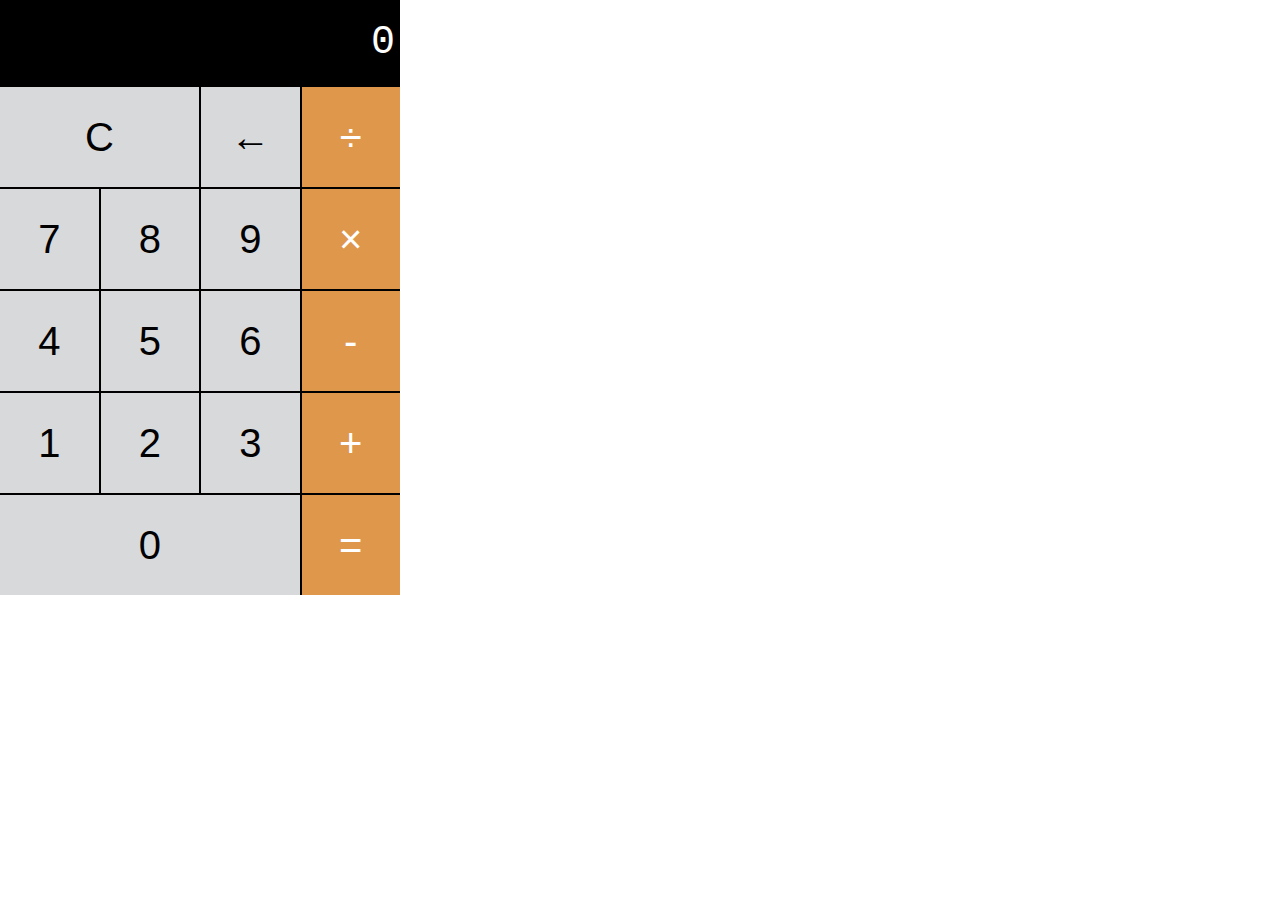
<file: calculator/index.html>
<!DOCTYPE html>
<html lang="en">

<head>
  <meta charset="UTF-8">
  <meta name="viewport" content="width=device-width, initial-scale=1.0">
  <title>Document</title>
  <link rel="stylesheet" href="./style.css">
  <script src="./index.js" defer></script>
</head>

<body>
  <div class="calculator">
    <section class="span-full display">0</section>
    <button class="span-2">C</button>
    <button>←</button>
    <button class="orange-btn">÷</button>

    <button>7</button>
    <button>8</button>
    <button>9</button>
    <button class="orange-btn">×</button>

    <button class="calc-button">4</button>
    <button class="calc-button">5</button>
    <button class="calc-button">6</button>
    <button class="orange-btn">-</button>

    <button class="calc-button">1</button>
    <button class="calc-button">2</button>
    <button class="calc-button">3</button>
    <button class="orange-btn">+</button>

    <button class="span-3">0</button>
    <button id="calcBtn" class="orange-btn">=</button>
  </div>
</body>

</html>
</file>
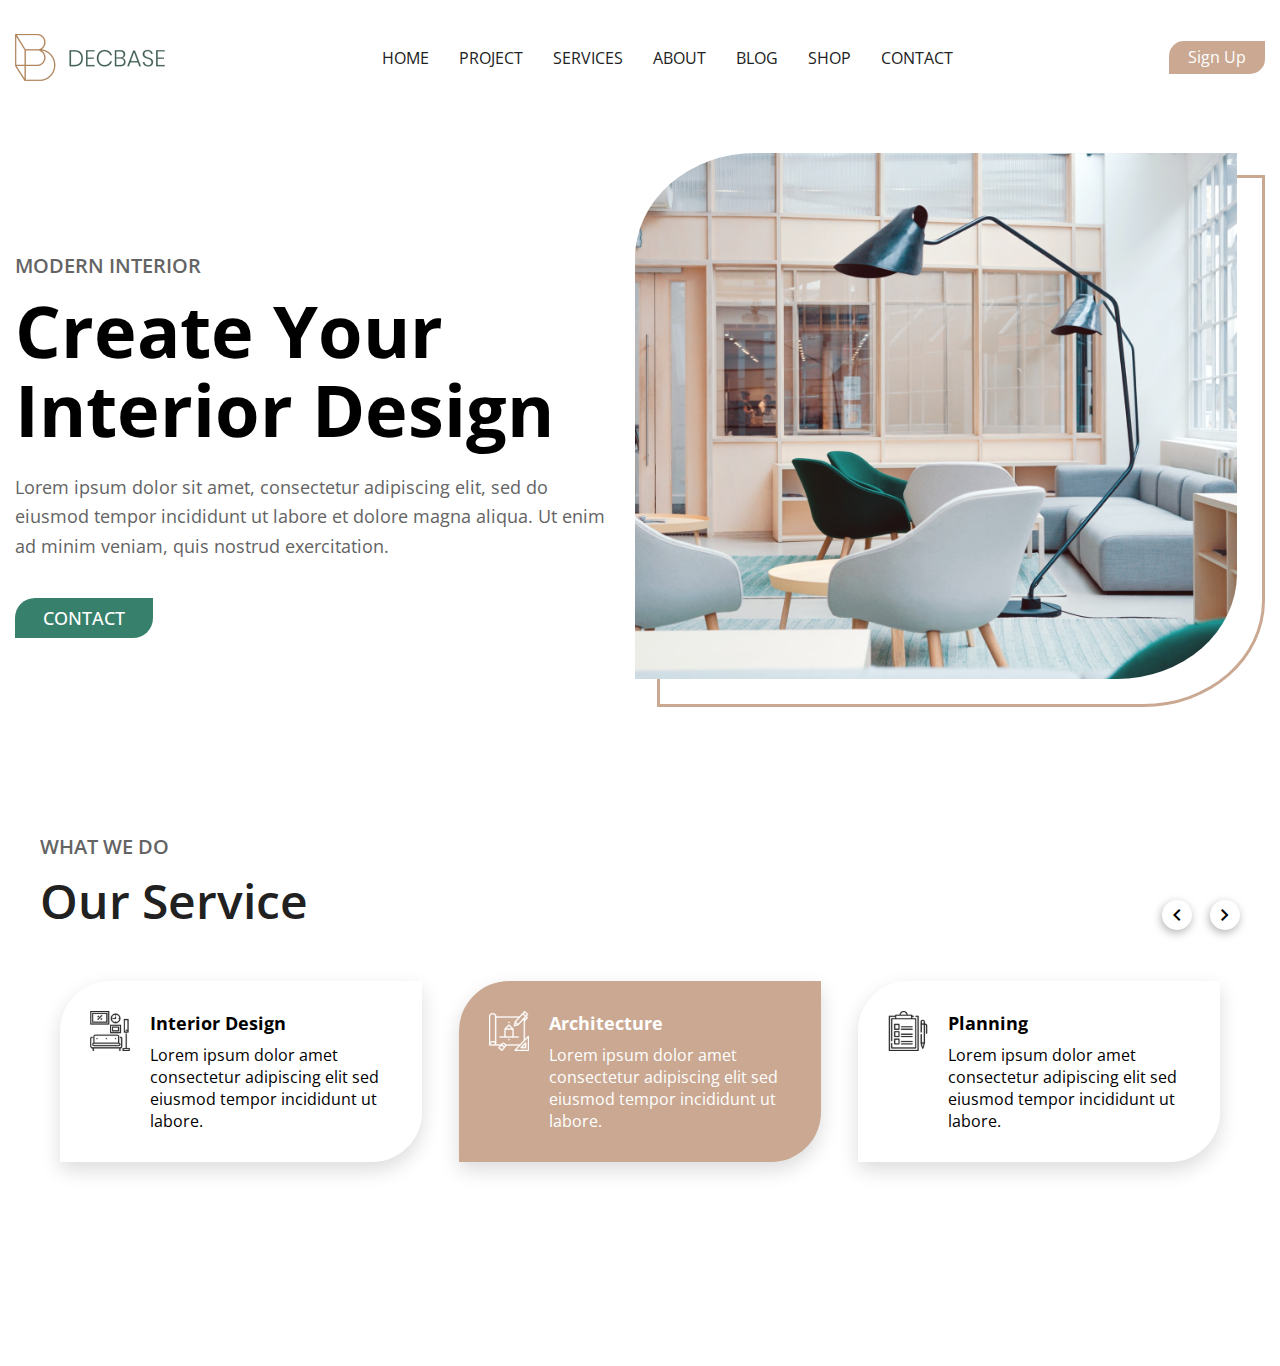
<file: decbase/index.html>
<!DOCTYPE html>
<html lang="en">

<head>
  <meta charset="UTF-8">
  <meta name="viewport" content="width=device-width, initial-scale=1.0">
  <meta name="theme-color" content="#f44336">
  <title>Home</title>
  <link rel="preconnect" href="https://fonts.googleapis.com">
  <link rel="preconnect" href="https://fonts.gstatic.com" crossorigin>
  <link href="https://fonts.googleapis.com/css2?family=Open+Sans:ital,wght@0,300..800;1,300..800&display=swap"
    rel="stylesheet">
  <link rel="stylesheet"
    href="https://fonts.googleapis.com/css2?family=Material+Symbols+Outlined:opsz,wght,FILL,GRAD@20..48,100..700,0..1,-50..200" />
  <link rel="stylesheet" href="./main.css">
</head>

<body>
  <div class="container">
    <header>
      <a href="#">
        <img src="./images/logo.png" alt="logo">
      </a>
      <nav>
        <ul>
          <li><a href="#">home</a></li>
          <li><a href="project">project</a></li>
          <li><a href="services">services</a></li>
          <li><a href="about">about</a></li>
          <li><a href="blog">blog</a></li>
          <li><a href="shop">shop</a></li>
          <li><a href="contact">contact</a></li>
        </ul>
      </nav>
      <a href="./signup.html">sign up</a>
    </header>
  </div>

  <main>
    <section class="interior container">
      <div>
        <h3>
          modern interior
        </h3>
        <h1>create your interior design</h1>
        <p>Lorem ipsum dolor sit amet, consectetur adipiscing elit, sed do eiusmod
          tempor incididunt ut labore et dolore magna aliqua. Ut enim ad minim
          veniam, quis nostrud exercitation.</p>
        <a href="#contact">contact</a>
      </div>
      <div>
        <img src="./images/interior.png" alt="modern interior">
      </div>
    </section>

    <section class="services container">
      <div class="services__titles">
        <div>
          <h3>what we do</h3>
          <h2>our service</h2>
        </div>
        <div class="carousel__buttons">
          <button>
            <span class="material-symbols-outlined">
              chevron_left
            </span>
          </button>
          <button>
            <span class="material-symbols-outlined">
              chevron_right
            </span>
          </button>
        </div>
      </div>
      <div class="services__cards">
        <div class="services__card">
          <div>
            <img src="./images/svg/sr.svg" style="stroke: red" alt="interior design">
          </div>
          <div>
            <h4>
              interior design
            </h4>
            <p>Lorem ipsum dolor amet consectetur
              adipiscing elit sed eiusmod tempor
              incididunt ut labore.</p>
          </div>
        </div>
        <div class="services__card active">
          <div>
            <img src="./images/svg/ere.svg" alt="architecture">
          </div>
          <div>
            <h4>
              architecture
            </h4>
            <p>Lorem ipsum dolor amet consectetur
              adipiscing elit sed eiusmod tempor
              incididunt ut labore.</p>
          </div>
        </div>
        <div class="services__card">
          <div>
            <img src="./images/svg/sd.svg" alt="planning">
          </div>
          <div>
            <h4>
              planning
            </h4>
            <p>Lorem ipsum dolor amet consectetur
              adipiscing elit sed eiusmod tempor
              incididunt ut labore.</p>
          </div>
        </div>
      </div>
    </section>
  </main>
  <footer></footer>
</body>

</html>
</file>
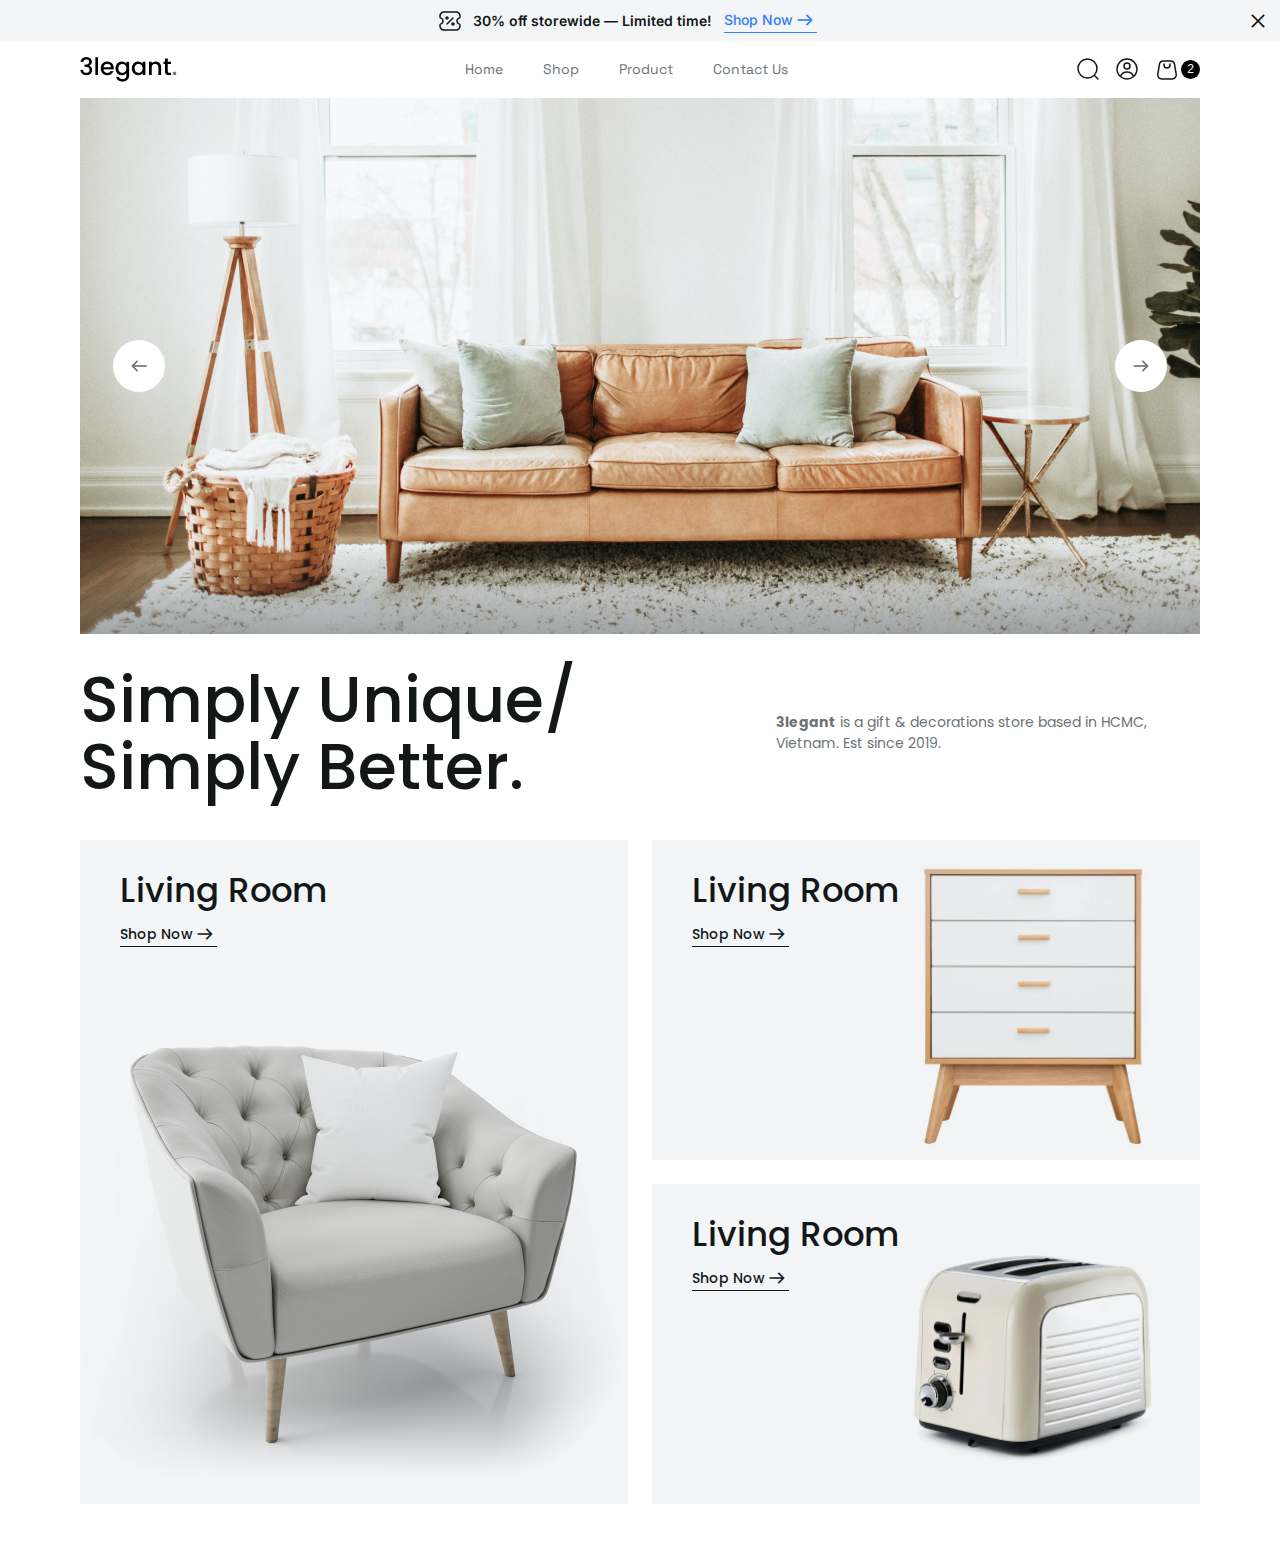
<file: e-commerce/index.html>
<!DOCTYPE html>
<html lang="en">

<head>
  <meta charset="UTF-8">
  <meta name="viewport" content="width=device-width, initial-scale=1.0">
  <title>e-commerce</title>
  <link rel="preconnect" href="https://fonts.googleapis.com">
  <link rel="preconnect" href="https://fonts.gstatic.com" crossorigin>
  <link
    href="https://fonts.googleapis.com/css2?family=Poppins:ital,wght@0,100;0,200;0,300;0,400;0,500;0,600;0,700;0,800;0,900;1,100;1,200;1,300;1,400;1,500;1,600;1,700;1,800;1,900&display=swap"
    rel="stylesheet">
  <link rel="preconnect" href="https://fonts.googleapis.com">
  <link rel="preconnect" href="https://fonts.gstatic.com" crossorigin>
  <link href="https://fonts.googleapis.com/css2?family=Inter:wght@100..900&display=swap" rel="stylesheet">
  <link rel="stylesheet"
    href="https://fonts.googleapis.com/css2?family=Material+Symbols+Outlined:opsz,wght,FILL,GRAD@20..48,100..700,0..1,-50..200" />
  <link rel="preconnect" href="https://fonts.googleapis.com">
  <link rel="preconnect" href="https://fonts.gstatic.com" crossorigin>
  <link href="https://fonts.googleapis.com/css2?family=Space+Grotesk:wght@300..700&display=swap" rel="stylesheet">
  <link rel="stylesheet" href="./main.css">
</head>

<body>
  <header>
    <div>
      <img src="./images/icons/right-arrow.svg" alt="arrow-right">
      <p>30% off storewide — Limited time!</p>
      <a href="#" class="link">Shop Now<span class="material-symbols-outlined">
          arrow_right_alt
        </span></a>
    </div>
    <div>
      <button>
        <span class="material-symbols-outlined">
          close
        </span>
      </button>
    </div>
  </header>

  <div class="nav-container center">
    <div class="menu-container">
      <span class="material-symbols-outlined hamburger-menu">
        menu
      </span>
      <img src="./images/logo.png" alt="logo">
    </div>

    <nav>
      <ul>
        <li><a href="#">Home</a></li>
        <li><a href="#">Shop</a></li>
        <li><a href="#">Product</a></li>
        <li><a href="#">Contact Us</a></li>
      </ul>
    </nav>

    <div>
      <ul class="icons">
        <li>
          <button>
            <img src="./images/icons/search.svg" alt="search icon">
          </button>
        </li>
        <li>
          <button>
            <img src="./images/icons/profile.svg" alt="profile icon">
          </button>
        </li>
        <li>
          <button>
            <img src="./images/icons/shopping_bag.svg" alt="shopping bag icon">
            <span>2</span>
          </button>
        </li>
      </ul>
    </div>
  </div>

  <section class="hero center">
    <div class="hero__top">
      <div class="scroll-btns">
        <button><span class="material-symbols-outlined">
            arrow_left_alt
          </span></button>
        <button><span class="material-symbols-outlined">
            arrow_right_alt
          </span></button>
      </div>
      <picture>
        <source media="(min-width: 601px)" srcset="./images/living-room.png">
        <source media="(max-width: 600px)" srcset="./images/living-room-sm.png">
        <img src="./images/living-room.png" alt="living room">
      </picture>
    </div>
    <div class="hero__bottom">
      <h1>Simply Unique/ <br />
        Simply Better.</h1>
      <p><b>3legant</b> is a gift & decorations store based in HCMC, Vietnam. Est since 2019. </p>
    </div>
  </section>

  <section class="categories center">
    <div>
      <h3>Living Room</h3>
      <a href="" class="link">
        Shop now
        <span class="material-symbols-outlined">
          arrow_right_alt
        </span>
      </a>
    </div>

    <div>
      <h3>Living Room</h3>
      <a href="" class="link">
        Shop now
        <span class="material-symbols-outlined">
          arrow_right_alt
        </span>
      </a>
    </div>

    <div>
      <h3>Living Room</h3>
      <a href="#" class="link">
        Shop now
        <span class="material-symbols-outlined">
          arrow_right_alt
        </span>
      </a>
    </div>
  </section>

  <section class="arrivals" style="display: none">
    <div class="center">
      <div class="arrivals__title-container">
        <h2>New Arrivals</h2>
        <a href="#" class="link">More products
          <span class="material-symbols-outlined">
            arrow_right_alt
          </span>
        </a>
      </div>
      <div class="arrivals__cards">
        <div class="arrivals__card">
          <div class="arrivals__card-top">
            <div>
              <div class="badges">
                <div class="new">NEW</div>
                <div class="discount">-50%</div>
              </div>
              <button class="heartBtn">
                <img src="./images/icons/heart.svg" alt="heart">
              </button>
            </div>
            <button class="addToCart">Add to cart</button>
          </div>
          <div class="arrivals__card-bottom">
            <div class="stars">
              <img src="./images/icons/star.svg" alt="star icon">
              <img src="./images/icons/star.svg" alt="star icon">
              <img src="./images/icons/star.svg" alt="star icon">
              <img src="./images/icons/star.svg" alt="star icon">
              <img src="./images/icons/star.svg" alt="star icon">
              <img src="./images/icons/star.svg" alt="star icon">
            </div>
            <p class="item-name">Loveseat Sofa</p>
            <p class="item-price">$199.00
              <del>$400.00</del>
            </p>
          </div>
        </div>
        <div class="arrivals__card">
          <div class="arrivals__card-top">
            <div>
              <div class="badges">
                <div class="new">NEW</div>
                <div class="discount">-50%</div>
              </div>
              <button class="heartBtn">
                <img src="./images/icons/heart.svg" alt="heart">
              </button>
            </div>
            <button class="addToCart">Add to cart</button>
          </div>
          <div class="arrivals__card-bottom">
            <div class="stars">
              <img src="./images/icons/star.svg" alt="star icon">
              <img src="./images/icons/star.svg" alt="star icon">
              <img src="./images/icons/star.svg" alt="star icon">
              <img src="./images/icons/star.svg" alt="star icon">
              <img src="./images/icons/star.svg" alt="star icon">
              <img src="./images/icons/star.svg" alt="star icon">
            </div>
            <p class="item-name">Loveseat Sofa</p>
            <p class="item-price">$199.00
              <del>$400.00</del>
            </p>
          </div>
        </div>
        <div class="arrivals__card">
          <div class="arrivals__card-top">
            <div>
              <div class="badges">
                <div class="new">NEW</div>
                <div class="discount">-50%</div>
              </div>
              <button class="heartBtn">
                <img src="./images/icons/heart.svg" alt="heart">
              </button>
            </div>
            <button class="addToCart">Add to cart</button>
          </div>
          <div class="arrivals__card-bottom">
            <div class="stars">
              <img src="./images/icons/star.svg" alt="star icon">
              <img src="./images/icons/star.svg" alt="star icon">
              <img src="./images/icons/star.svg" alt="star icon">
              <img src="./images/icons/star.svg" alt="star icon">
              <img src="./images/icons/star.svg" alt="star icon">
              <img src="./images/icons/star.svg" alt="star icon">
            </div>
            <p class="item-name">Loveseat Sofa</p>
            <p class="item-price">$199.00
              <del>$400.00</del>
            </p>
          </div>
        </div>
        <div class="arrivals__card">
          <div class="arrivals__card-top">
            <div>
              <div class="badges">
                <div class="new">NEW</div>
                <div class="discount">-50%</div>
              </div>
              <button class="heartBtn">
                <img src="./images/icons/heart.svg" alt="heart">
              </button>
            </div>
            <button class="addToCart">Add to cart</button>
          </div>
          <div class="arrivals__card-bottom">
            <div class="stars">
              <img src="./images/icons/star.svg" alt="star icon">
              <img src="./images/icons/star.svg" alt="star icon">
              <img src="./images/icons/star.svg" alt="star icon">
              <img src="./images/icons/star.svg" alt="star icon">
              <img src="./images/icons/star.svg" alt="star icon">
              <img src="./images/icons/star.svg" alt="star icon">
            </div>
            <p class="item-name">Loveseat Sofa</p>
            <p class="item-price">$199.00
              <del>$400.00</del>
            </p>
          </div>
        </div>
        <div class="arrivals__card">
          <div class="arrivals__card-top">
            <div>
              <div class="badges">
                <div class="new">NEW</div>
                <div class="discount">-50%</div>
              </div>
              <button class="heartBtn">
                <img src="./images/icons/heart.svg" alt="heart">
              </button>
            </div>
            <button class="addToCart">Add to cart</button>
          </div>
          <div class="arrivals__card-bottom">
            <div class="stars">
              <img src="./images/icons/star.svg" alt="star icon">
              <img src="./images/icons/star.svg" alt="star icon">
              <img src="./images/icons/star.svg" alt="star icon">
              <img src="./images/icons/star.svg" alt="star icon">
              <img src="./images/icons/star.svg" alt="star icon">
              <img src="./images/icons/star.svg" alt="star icon">
            </div>
            <p class="item-name">Loveseat Sofa</p>
            <p class="item-price">$199.00
              <del>$400.00</del>
            </p>
          </div>
        </div>
      </div>
    </div>

  </section>
</body>

</html>
</file>
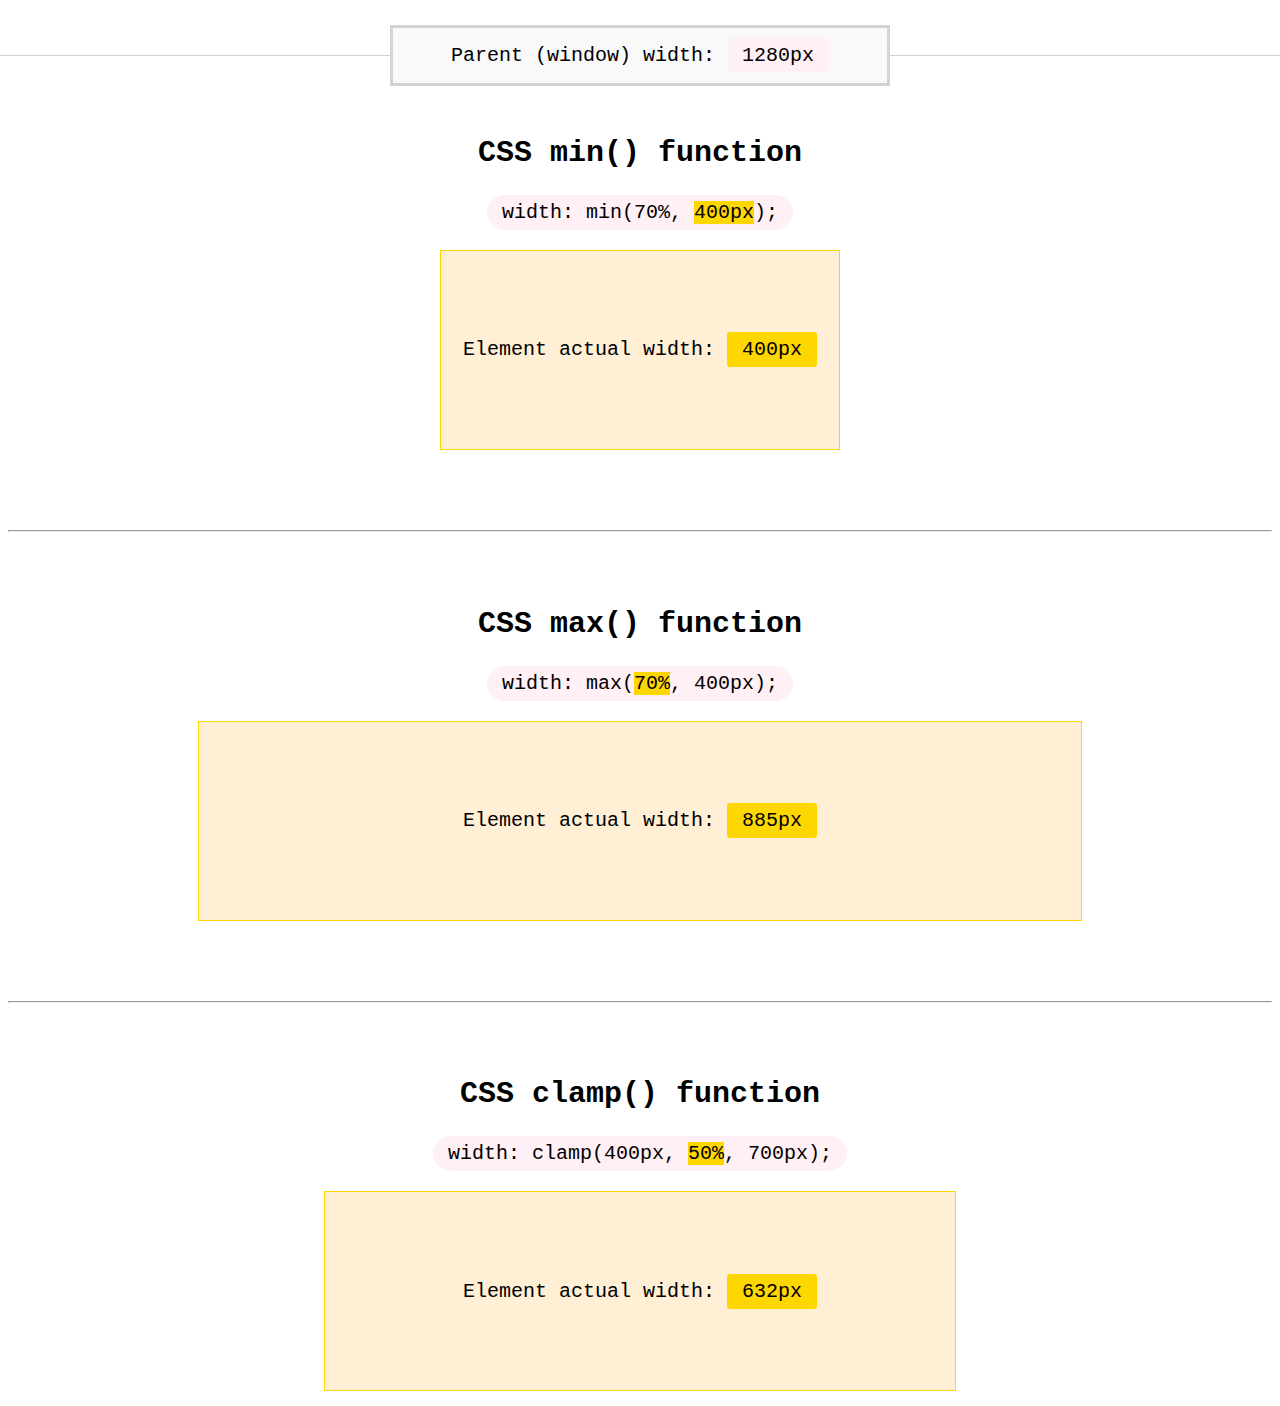
<file: min-max-clamp/index.html>
<!DOCTYPE html>
<html lang="en">

<head>
  <meta charset="UTF-8">
  <meta name="viewport" content="width=device-width, initial-scale=1.0">
  <title>CSS min(), max() & clamp()</title>
  <link rel="stylesheet" href="./style.css">
  <script src="./script.js" defer></script>
</head>

<body>
  <div class="parent">Parent (window) width: <span id="windowWidth" class="value">0px</span></div>
  <div class="line"></div>

  <article class="min">
    <h2>CSS <code>min()</code> function</h2>
    <div class="code"><code>width: min(<span id="minRelative">70%</span>, <span id="minAbsolute">400px</span>);</code>
    </div>
    <div id="minElement" class="element">
      <p>Element actual width:&nbsp;<span class='value highlighted' id="val">0px</span></p>
    </div>
  </article>
  <hr />
  <article class="max">
    <h2>CSS <code>max()</code> function</h2>
    <div class="code"><code>width: max(<span id="maxRelative">70%</span>, <span id="maxAbsolute">400px</span>);</code>
    </div>
    <div id="maxElement" class="element">
      <p>Element actual width:&nbsp;<span class='value highlighted' id="val">0px</span></p>
    </div>
  </article>
  <hr />
  <article class="clamp">
    <h2>CSS <code>clamp()</code> function</h2>
    <div class="code">
      <code>width: clamp(<span id="clampMin">400px</span>, <span id="clampRelative">50%</span>, <span id="clampMax">700px</span>);</code>
    </div>
    <div id="clampElement" class="element">
      <p>Element actual width:&nbsp;<span class='value highlighted' id="val">0px</span></p>
    </div>
  </article>
</body>

</html>
</file>
<file: calculator/style.css>
* {
  padding: 0;
  margin: 0;
  box-sizing: border-box;
}

.calculator {
  width: 400px;
  background: black;
  color: white;

  display: grid;
  grid-template-columns: repeat(4, 1fr);
  grid-template-rows: auto repeat(5, 100px);
  gap: 2px;
}

.span-full {
  grid-column: 1 / -1;
}

.span-2 {
  grid-column: 1 / span 2;
}

.span-3 {
  grid-column: 1 / span 3;
}

.display {
  color: white;
  font-size: 40px;
  font-family: "Courier New", Courier, monospace;
  text-align: right;
  padding: 20px 5px;
}

button {
  background-color: #d8d9db;
  color: black;
  border: none;
  border-radius: 0;
  font-size: 40px;
  cursor: pointer;
}

button:hover {
  background-color: #ebebeb;
}

button:active {
  background-color: #bbbcbe;
}

.orange-btn {
  background-color: #df974c;
  color: white;
}

.orange-btn:hover {
  background-color: #dfb07e;
}

.orange-btn:active {
  background-color: #dd8d37;
}
</file>
<file: decbase/main.css>
* {
  padding: 0;
  margin: 0;
  box-sizing: border-box;
}

html {
  font-size: 10px;
}

:root {
  --brown: #caa892;
  --green: #37806b;
  --dark: #212121;
  --gray: #646464;
}

body {
  font-family: "Open Sans", sans-serif;
  max-width: 1920px;
  min-height: 100vh;
  margin: auto;
  font-size: 1.6rem;
}

header {
  display: flex;
  justify-content: space-between;
  align-items: center;
  margin-top: 34px;
  margin-block-end: 94px;
}

h1 {
  font-size: 7.2rem;
  line-height: 1.1;
  text-transform: capitalize;
  margin-bottom: 23px;
}

h2 {
  color: var(--dark);
  font-size: 4.8rem;
  line-height: 1.2;
  text-transform: capitalize;
  font-weight: 600;
}

h3 {
  font-size: 2rem;
  font-weight: 600;
  color: var(--gray);
  text-transform: uppercase;
  line-height: 1.35;
  margin-bottom: 12px;
}

h4 {
  font-size: 1.8rem;
  text-transform: capitalize;
  font-weight: 700;
  margin-bottom: 0.5em;
}

img {
  display: block;
}

header > a {
  display: flex;
}

header ul {
  display: flex;
  list-style: none;
  gap: 30px;
}

header nav a {
  text-transform: uppercase;
  color: var(--dark);
}

header nav a.active {
  color: var(--gray);
}

@media screen and (width < 900px) {
  nav {
    display: none;
  }
}
a {
  text-decoration: none;
}

header > a:last-child {
  display: inline-block;
  background: var(--brown);
  border-radius: 15px 0;
  padding-inline: 19px;
  padding-block: 5px;
  color: #fff;
  text-transform: capitalize;
  line-height: 1.4;
}

.container {
  max-width: 1346px;
  margin: auto;
  padding-inline: 15px;
}

.carousel__buttons {
  display: flex;
  gap: 1.8rem;
  margin-left: 1.8rem;
}

.carousel__buttons button {
  border: none;
  background: #fff;
  box-shadow: -1px 3px 10px 0 rgba(0, 0, 0, 0.3);
  width: 30px;
  height: 30px;
  border-radius: 50%;
  display: inline-flex;
  justify-content: center;
  align-items: center;
  cursor: pointer;
  transition: transform 0.1s;
}

.carousel__buttons button:active {
  transform: translateY(1px);
  box-shadow: -1px 2px 8px 0 rgba(0, 0, 0, 0.3);
}

.carousel__buttons button:focus {
  background: var(--green);
  color: #fff;
}

.interior {
  display: flex;
  align-items: center;
  -moz-column-gap: 3.26%;
       column-gap: 3.26%;
  row-gap: 8rem;
  margin-bottom: 12.6rem;
}

.interior > div {
  flex: 1;
}

.interior p {
  font-size: 1.8rem;
  line-height: 1.65;
  color: var(--gray);
  margin-bottom: 46px;
}

.interior a {
  text-transform: uppercase;
  color: white;
  background: var(--green);
  font-size: 1.8rem;
  line-height: 1.2;
  padding: 8px 28px;
  border-radius: 20px 0;
  font-weight: 500;
}

.interior > div:last-child {
  border: solid var(--brown);
  border-radius: 20% 0;
}

.interior img {
  width: 100%;
  transform: translate(-25px, -25px);
  border-radius: inherit;
}

@media screen and (width < 1150px) {
  h1 {
    font-size: 4em;
  }
  .interior > div:last-child {
    flex-grow: 1.7;
  }
}
@media screen and (width <= 800px) {
  .interior {
    flex-direction: column;
  }
}
.services {
  padding-inline: 4rem;
}

.services__titles {
  display: flex;
  justify-content: space-between;
  align-items: flex-end;
  margin-bottom: 5.1rem;
}

.services__cards {
  display: flex;
  gap: 3.7rem;
  padding-inline: 2rem;
  margin-bottom: 20.4rem;
}

@media screen and (width <= 825px) {
  .services__cards {
    flex-direction: column;
  }
  .services .carousel__buttons {
    flex-direction: column;
  }
  .services .carousel__buttons button {
    transform: rotate(90deg);
  }
}
.services__card {
  display: flex;
  gap: 2rem;
  box-shadow: 0 8px 20px 0 rgba(0, 0, 0, 0.14);
  padding: 3rem;
  border-radius: 5rem 0;
}

.services__card img {
  stroke: red;
}

.services__card p {
  color: inherit;
  font-size: 1.6rem;
}

.services__card.active {
  background: var(--brown);
  color: #fff;
}/*# sourceMappingURL=main.css.map */
</file>
<file: e-commerce/main.css>
*,
*::before,
*::after {
  box-sizing: border-box;
  padding: 0;
  margin: 0;
}

html {
  font-size: 62.5%;
}

body {
  font-family: "Poppins", sans-serif;
  color: #141718;
  font-size: 1.4rem;
  line-height: 1.5;
  overflow-x: hidden;
}

h1,
h2,
h3,
h4 {
  font-weight: 500;
}

h1 {
  font-size: 7.2rem;
  line-height: 1.05;
}

h2 {
  font-size: 4rem;
  font-size: clamp(2.7rem, 4.5vw, 4rem);
  line-height: 1.1;
}

h3 {
  font-size: clamp(2.2rem, 4.2vw, 3.4rem);
  line-height: 1.11;
}

button {
  background: transparent;
  border: none;
  cursor: pointer;
  display: block;
}

img {
  display: block;
}

header {
  background-color: #f3f5f7;
  font-size: 1.4rem;
  font-family: "Inter", sans-serif;
  padding: 0.8rem 1rem;
  display: grid;
  grid-template-columns: 1fr min-content;
  justify-items: center;
}
header > div {
  display: flex;
  gap: 1.2rem;
  align-items: center;
  font-weight: 600;
}
header > div .link {
  color: #377dff;
  font-weight: 500;
}

.material-symbols-outlined {
  font-weight: 300;
  display: block;
}

.center {
  width: min(90vw, 1120px);
  margin: auto;
}

.scroll-btns {
  display: flex;
  justify-content: space-between;
  width: 100%;
}
.scroll-btns button {
  width: 5.2rem;
  height: 5.2rem;
  background: #fff;
  color: #6c7275;
  border-radius: 50%;
}

.link {
  color: #141718;
  line-height: 1.6;
  display: inline-flex;
  font-weight: 500;
  align-items: center;
  text-decoration: none;
  border-bottom: 1px solid;
  text-transform: capitalize;
}

.addToCart {
  background-color: #141718;
  color: #fefefe;
  font-size: 1.6rem;
  line-height: 1.75;
  padding: 0.9rem 1.8rem;
  border-radius: 0.8rem;
}

.heartBtn {
  background-color: #fff;
  border-radius: 50%;
  padding: 0.6rem;
  box-shadow: 0 8px 16px 8px rgba(122, 122, 122, 0.12);
}

.nav-container {
  display: grid;
  grid-template-columns: min-content 1fr min-content;
  justify-content: space-between;
  justify-items: center;
  gap: 0.5rem;
  align-items: center;
  padding-block: 1.6rem;
}
.nav-container .menu-container {
  display: flex;
  gap: 0.5rem;
}
.nav-container nav ul {
  list-style: none;
  display: flex;
  gap: min(5vw, 4rem);
}
.nav-container nav a {
  color: #6c7275;
  text-decoration: none;
  line-height: 1.7;
  font-family: "Space Grotesk", sans-serif;
}
@media screen and (min-width: 600px) {
  .nav-container .hamburger-menu {
    display: none;
  }
}
.nav-container .icons {
  list-style: none;
  display: flex;
  gap: 1.7rem;
}
.nav-container .icons li:last-child button {
  display: flex;
  align-items: center;
  gap: 0.2em;
}
.nav-container .icons li:last-child button span {
  font-size: 1.2rem;
  line-height: 1.2;
  padding: 0.2em 0.5em;
  background: black;
  color: white;
  border-radius: 20px;
}
@media screen and (width <= 600px) {
  .nav-container .icons li:not(:last-child) {
    display: none;
  }
  .nav-container nav ul {
    display: none;
  }
}

.hero {
  position: relative;
  margin-bottom: 4rem;
}
.hero__top {
  position: relative;
}
.hero img {
  width: 100%;
}
.hero h1 {
  font-size: min(5vw, 7.2rem);
}
.hero__bottom {
  display: flex;
  align-items: center;
  justify-content: space-between;
  gap: min(3vw, 3rem);
  margin-top: 3.2rem;
}
@media screen and (max-width: 600px) {
  .hero__bottom {
    flex-direction: column;
    align-items: start;
  }
  .hero h1 {
    font-size: 6rem;
  }
}
.hero p {
  max-width: 42.4rem;
  color: #6c7275;
}
.hero .scroll-btns {
  position: absolute;
  top: 50%;
  transform: translateY(-50%);
  padding-inline: min(3%, 3.3rem);
}

.categories {
  display: grid;
  grid-template-columns: 1fr 1fr;
  grid-template-rows: 1fr 1fr;
  gap: 2.4rem;
  margin-bottom: 4.8rem;
  min-height: 66.4rem;
}
.categories h3 {
  margin-bottom: 1.2rem;
}
.categories > div {
  padding: 3.2rem 4rem;
  background-size: cover;
  background-position: center;
}
.categories > div:nth-child(1) {
  background-image: url("./images/armchair.png");
  grid-row: 1/3;
}
.categories > div:nth-child(2) {
  background-image: url("./images/drawer.png");
}
.categories > div:nth-child(3) {
  background-image: url("./images/toaster.png");
}
@media screen and (width < 740px) {
  .categories {
    grid-template-columns: 1fr;
    grid-template-rows: repeat(4, 180px);
  }
}

.arrivals {
  margin-bottom: 12rem;
}
.arrivals__title-container {
  display: flex;
  justify-content: space-between;
  align-items: flex-end;
  margin-bottom: 4.8rem;
}
.arrivals__cards {
  display: flex;
  gap: clamp(1.6rem, 6vw, 2.4rem);
}
.arrivals__card {
  flex-shrink: 0;
  width: clamp(23.1rem, 48vw, 26.2rem);
  display: flex;
  flex-direction: column;
  gap: 1.2rem;
}
.arrivals__card .badges > div {
  font-size: 1.6rem;
  line-height: 1;
  padding: 0.4rem 1.4rem;
  border-radius: 0.4rem;
  margin-bottom: 0.8rem;
  font-weight: 500;
}
.arrivals__card .badges .new {
  background-color: #fff;
}
.arrivals__card .badges .discount {
  background-color: #38cb89;
  color: #fff;
}
.arrivals__card-top {
  height: 350px;
  background: url("./images/armchair-soft.png");
  padding: 1.6rem;
  display: flex;
  flex-direction: column;
  justify-content: space-between;
}
.arrivals__card-top > div {
  display: flex;
  justify-content: space-between;
  align-items: flex-start;
}
.arrivals__card-bottom {
  font-weight: 600;
}
.arrivals__card-bottom .stars {
  display: flex;
  gap: 0.2rem;
  margin-bottom: 0.4rem;
}
.arrivals__card-bottom .item-name {
  line-height: 1.6;
}
.arrivals__card-bottom .item-price del {
  color: #6c7275;
  font-weight: 500;
  margin-left: 1.2rem;
}/*# sourceMappingURL=main.css.map */
</file>
<file: min-max-clamp/style.css>
*,
*::before,
*::after {
  box-sizing: border-box;
}

html {
  font-size: 62.5%;
}

body {
  font-family: monospace;
  font-size: 2rem;
  text-align: center;
}

article {
  display: grid;
  justify-items: center;
}

hr {
  margin-block: 8rem 5rem;
}

span {
  display: inline-block;
}

.parent {
  background: #f9f9f9;
  width: min(500px, 95vw);
  border: solid lightgray;
  padding: 0.5em;
  margin: 25px auto;
}

.window-width {
  border-bottom: 3px dashed goldenrod;
}

.value {
  padding: 0.3em 0.75em;
  border-radius: 3px;
  background: lavenderblush;
}

.code {
  background: lavenderblush;
  padding: 0.3em 0.75em;
  margin-bottom: 20px;
  border-radius: 20px;
}

.element {
  background: papayawhip;
  height: 200px;
  display: grid;
  place-items: center;
  border: 1px solid gold;
}

.min .element {
  width: min(70%, 400px);
}

.max .element {
  width: max(70%, 400px);
}

.clamp .element {
  width: clamp(400px, 50%, 700px);
}

.highlighted {
  background: gold;
}

.line {
  content: "";
  display: block;
  position: absolute;
  left: 0;
  top: 55px;
  width: 100vw;
  height: 1px;
  background: lightgray;
  z-index: -9;
}
</file>
